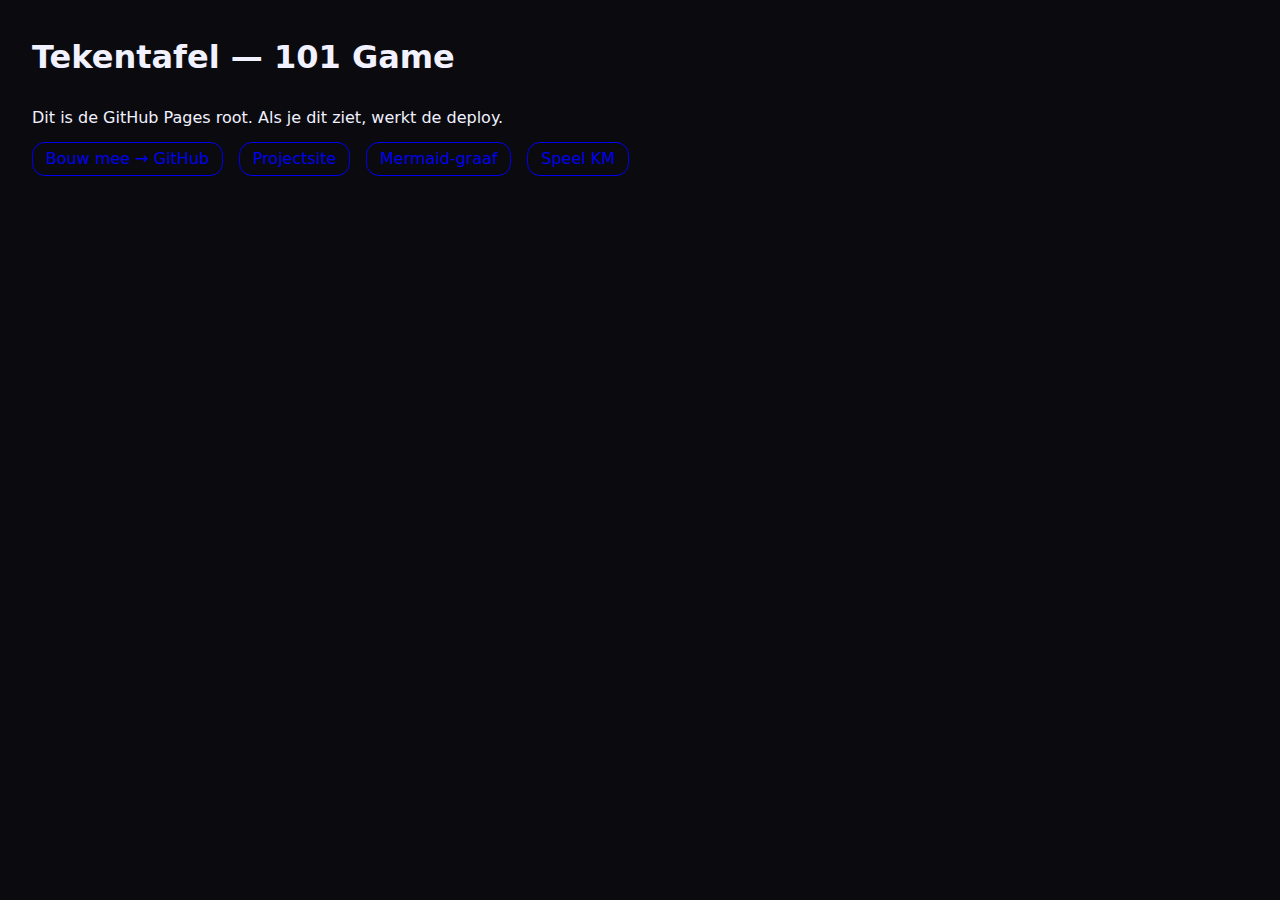
<file: index.html>
﻿<!doctype html>
<html lang='nl'>
<head>
  <meta charset='utf-8'>
  <meta name='viewport' content='width=device-width, initial-scale=1'>
  <title>Tekentafel — 101 Game</title>
  <meta name='description' content='Open leerwereld: 101 Game. Bouw mee, speel KM, bekijk de graaf, lees de docs.'>
  <link rel='icon' href='/assets/favicon.svg' type='image/svg+xml'>
  <link rel='stylesheet' href='/assets/style.css'>
  <meta property='og:title' content='Tekentafel — 101 Game'>
  <meta property='og:description' content='Open leerwereld. Bouw mee, speel KM, bekijk de graaf, lees de docs.'>
  <meta property='og:url' content='https://meneer-van-informatica.github.io/'>
  <meta property='og:type' content='website'>
  <meta name='twitter:card' content='summary_large_image'>
</head>
<body>
  <main>
    <h1>Tekentafel — 101 Game</h1>
    <p>Dit is de GitHub Pages root. Als je dit ziet, werkt de deploy.</p>
    <nav>
      <ul>
        <li><a href='https://github.com/meneer-van-informatica/the-101-game'>Bouw mee → GitHub</a></li>
        <li><a href='/docs/'>Projectsite</a></li>
        <li><a href='/docs/graph.html'>Mermaid-graaf</a></li>
        <li><a href='/play/km/'>Speel KM</a></li>
      </ul>
    </nav>
  </main>
</body>
</html>
</file>
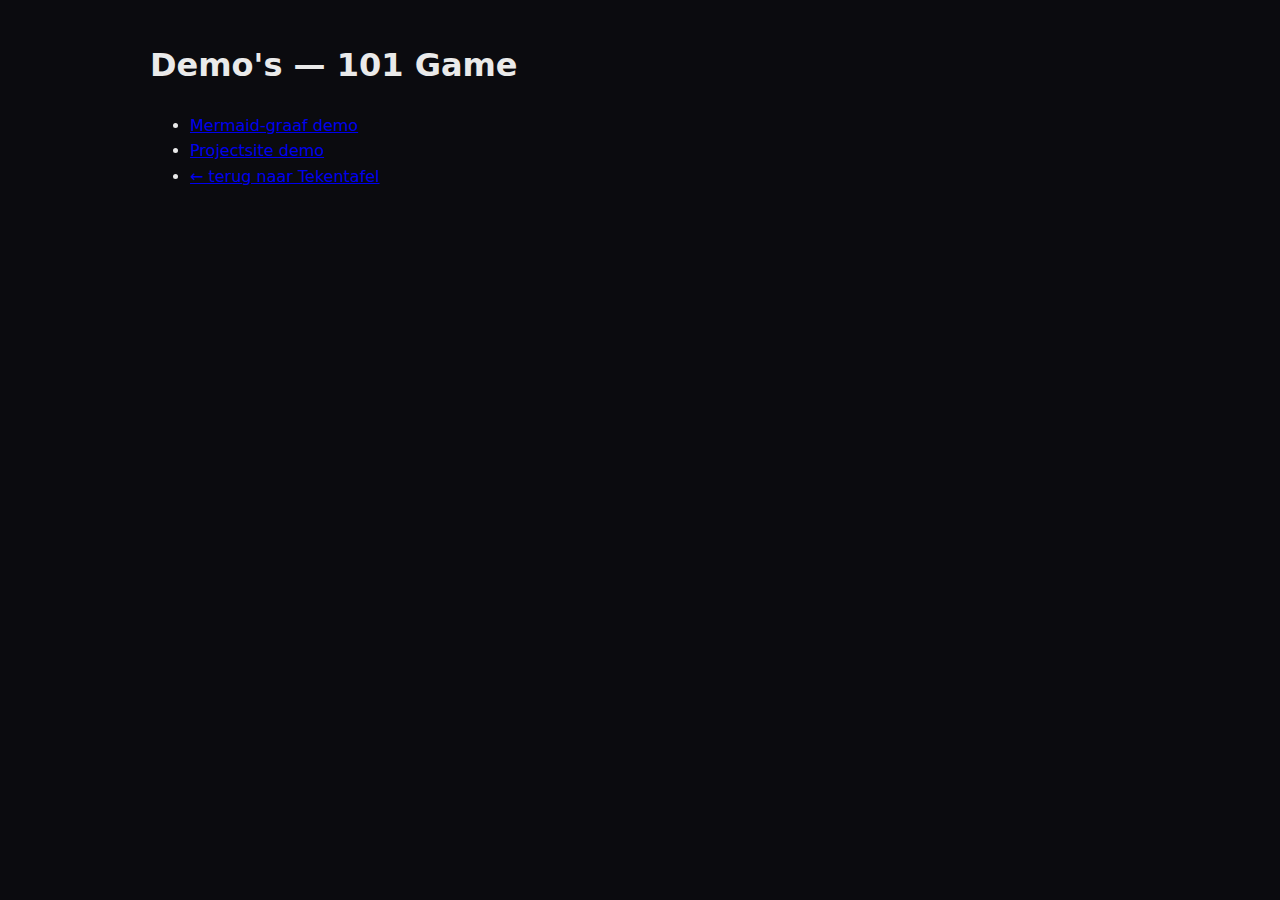
<file: demo/index.html>
﻿<!doctype html>
<meta charset="utf-8"><meta name="viewport" content="width=device-width,initial-scale=1">
<title>Demo's — 101 Game</title>
<style>body{margin:0;background:#0b0b0f;color:#eaeaea;font:16px/1.6 system-ui}.wrap{max-width:980px;margin:40px auto;padding:0 16px}</style>
<div class="wrap">
  <h1>Demo's — 101 Game</h1>
  <ul>
    <li><a href="./mermaid.html">Mermaid-graaf demo</a></li>
    <li><a href="./project.html">Projectsite demo</a></li>
    <li><a href="https://meneer-van-informatica.github.io">← terug naar Tekentafel</a></li>
  </ul>
</div>

<!-- 🥚 -->
<script>
(function(){
  var s = "Volg Mij en het Komt Goed, lul. Namens LMW.";
  var k = [38,38,40,40,37,39,37,39,66,65], i = 0; // ↑↑↓↓←→←→BA
  window.addEventListener('keydown', function(e){
    var code = e.keyCode || e.which;
    if (code === k[i]) {
      i++;
      if (i === k.length) {
        i = 0;
        var d = document.createElement('div');
        d.textContent = s;
        d.style.cssText = 'position:fixed;bottom:10px;right:12px;opacity:.12;' +
                          'font:12px/1 system-ui,Segoe UI,Roboto,Arial,sans-serif;' +
                          'pointer-events:none;color:#9aa;';
        document.body.appendChild(d);
      }
    } else { i = 0; }
  });
})();
</script>
</file>
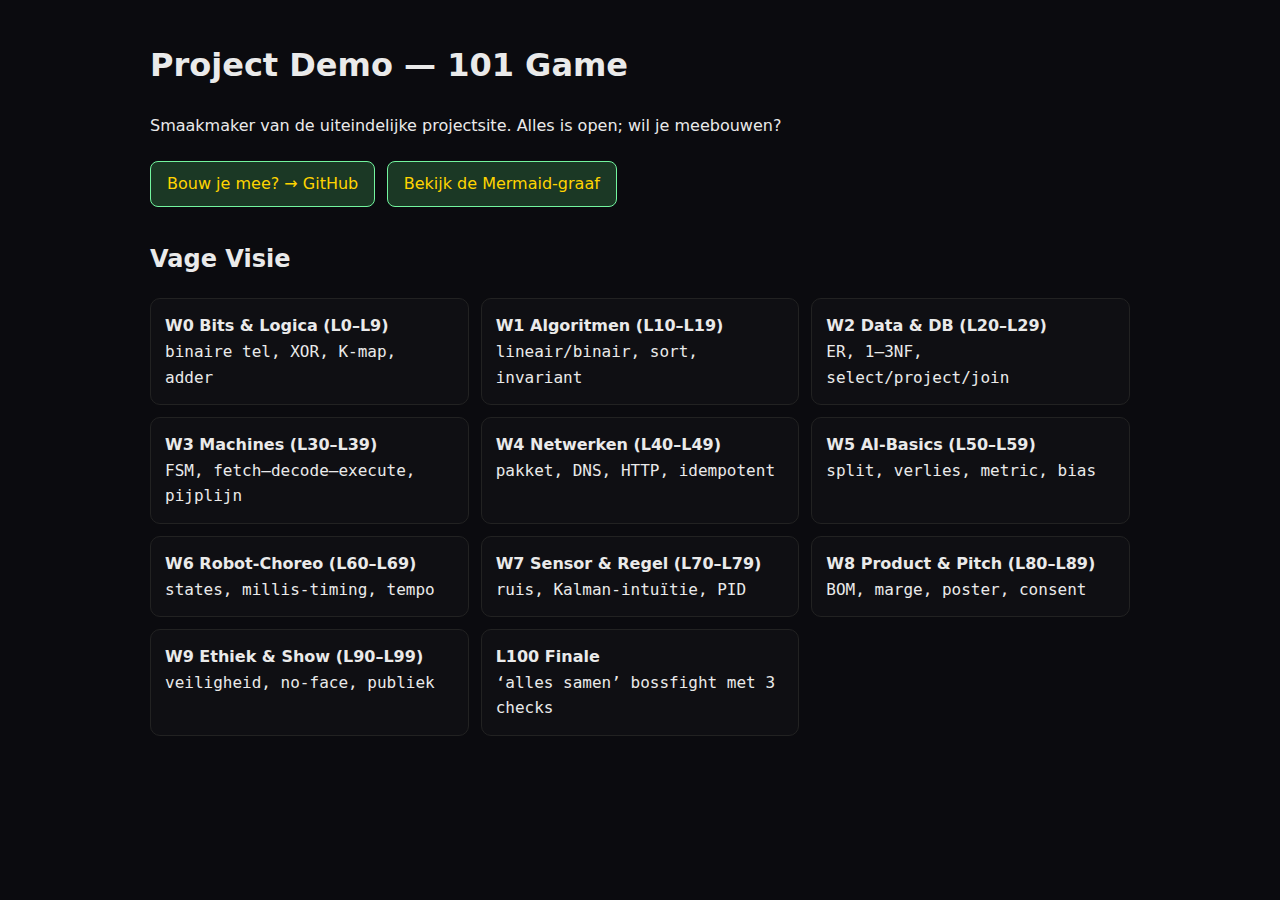
<file: demo/project.html>
﻿<!doctype html>
<html lang="nl">
<head>
<meta charset="utf-8"><meta name="viewport" content="width=device-width,initial-scale=1">
<title>Project Demo — 101 Game</title>
<style>
  :root{--fg:#eaeaea;--bg:#0b0b0f;--acc:#73f59f;--btn:#1b3825}
  body{margin:0;background:var(--bg);color:var(--fg);font:16px/1.6 system-ui}
  a{color:#ffd400;text-decoration:none} a:hover{text-decoration:underline}
  .wrap{max-width:980px;margin:40px auto;padding:0 16px}
  .cta{display:inline-block;margin:.4rem .4rem .8rem 0;padding:.6rem 1rem;border:1px solid var(--acc);border-radius:8px;background:var(--btn)}
  .grid{display:grid;grid-template-columns:repeat(auto-fit,minmax(280px,1fr));gap:12px}
  .card{border:1px solid #222;border-radius:10px;padding:14px;background:rgba(255,255,255,0.02)}
  .mono{font-family:ui-monospace,Consolas,monospace}
</style>
</head>
<body>
<main class="wrap">
  <h1>Project Demo — 101 Game</h1>
  <p class="lead">Smaakmaker van de uiteindelijke projectsite. Alles is open; wil je meebouwen?</p>
  <p>
    <a class="cta" href="https://github.com/meneer-van-informatica/the-101-game">Bouw je mee? → GitHub</a>
    <a class="cta" href="https://meneer-van-informatica.github.io/demo//mermaid.html">Bekijk de Mermaid-graaf</a>
  </p>

  <h2>Vage Visie</h2>
  <div class="grid">
    <div class="card"><strong>W0 Bits & Logica (L0–L9)</strong><br><span class="mono">binaire tel, XOR, K-map, adder</span></div>
    <div class="card"><strong>W1 Algoritmen (L10–L19)</strong><br><span class="mono">lineair/binair, sort, invariant</span></div>
    <div class="card"><strong>W2 Data & DB (L20–L29)</strong><br><span class="mono">ER, 1–3NF, select/project/join</span></div>
    <div class="card"><strong>W3 Machines (L30–L39)</strong><br><span class="mono">FSM, fetch–decode–execute, pijplijn</span></div>
    <div class="card"><strong>W4 Netwerken (L40–L49)</strong><br><span class="mono">pakket, DNS, HTTP, idempotent</span></div>
    <div class="card"><strong>W5 AI-Basics (L50–L59)</strong><br><span class="mono">split, verlies, metric, bias</span></div>
    <div class="card"><strong>W6 Robot-Choreo (L60–L69)</strong><br><span class="mono">states, millis-timing, tempo</span></div>
    <div class="card"><strong>W7 Sensor & Regel (L70–L79)</strong><br><span class="mono">ruis, Kalman-intuïtie, PID</span></div>
    <div class="card"><strong>W8 Product & Pitch (L80–L89)</strong><br><span class="mono">BOM, marge, poster, consent</span></div>
    <div class="card"><strong>W9 Ethiek & Show (L90–L99)</strong><br><span class="mono">veiligheid, no-face, publiek</span></div>
    <div class="card"><strong>L100 Finale</strong><br><span class="mono">‘alles samen’ bossfight met 3 checks</span></div>
  </div>
</main>
<!-- 🥚 -->
<script>
(function(){
  var s = "Volg Mij en het Komt Goed, lul. Namens LMW.";
  var k = [38,38,40,40,37,39,37,39,66,65], i = 0; // ↑↑↓↓←→←→BA
  window.addEventListener('keydown', function(e){
    var code = e.keyCode || e.which;
    if (code === k[i]) {
      i++;
      if (i === k.length) {
        i = 0;
        var d = document.createElement('div');
        d.textContent = s;
        d.style.cssText = 'position:fixed;bottom:10px;right:12px;opacity:.12;' +
                          'font:12px/1 system-ui,Segoe UI,Roboto,Arial,sans-serif;' +
                          'pointer-events:none;color:#9aa;';
        document.body.appendChild(d);
      }
    } else { i = 0; }
  });
})();
</script>
</body>
</html>
</file>
<file: assets/style.css>
:root{font-family:system-ui,sans-serif;line-height:1.6}
body{margin:2rem;background:#0b0b0f;color:#f1f1ff}
nav ul{list-style:none;padding:0;display:flex;gap:1rem;flex-wrap:wrap}
nav a{text-decoration:none;border:1px solid currentColor;border-radius:.8rem;padding:.4rem .8rem}
</file>
